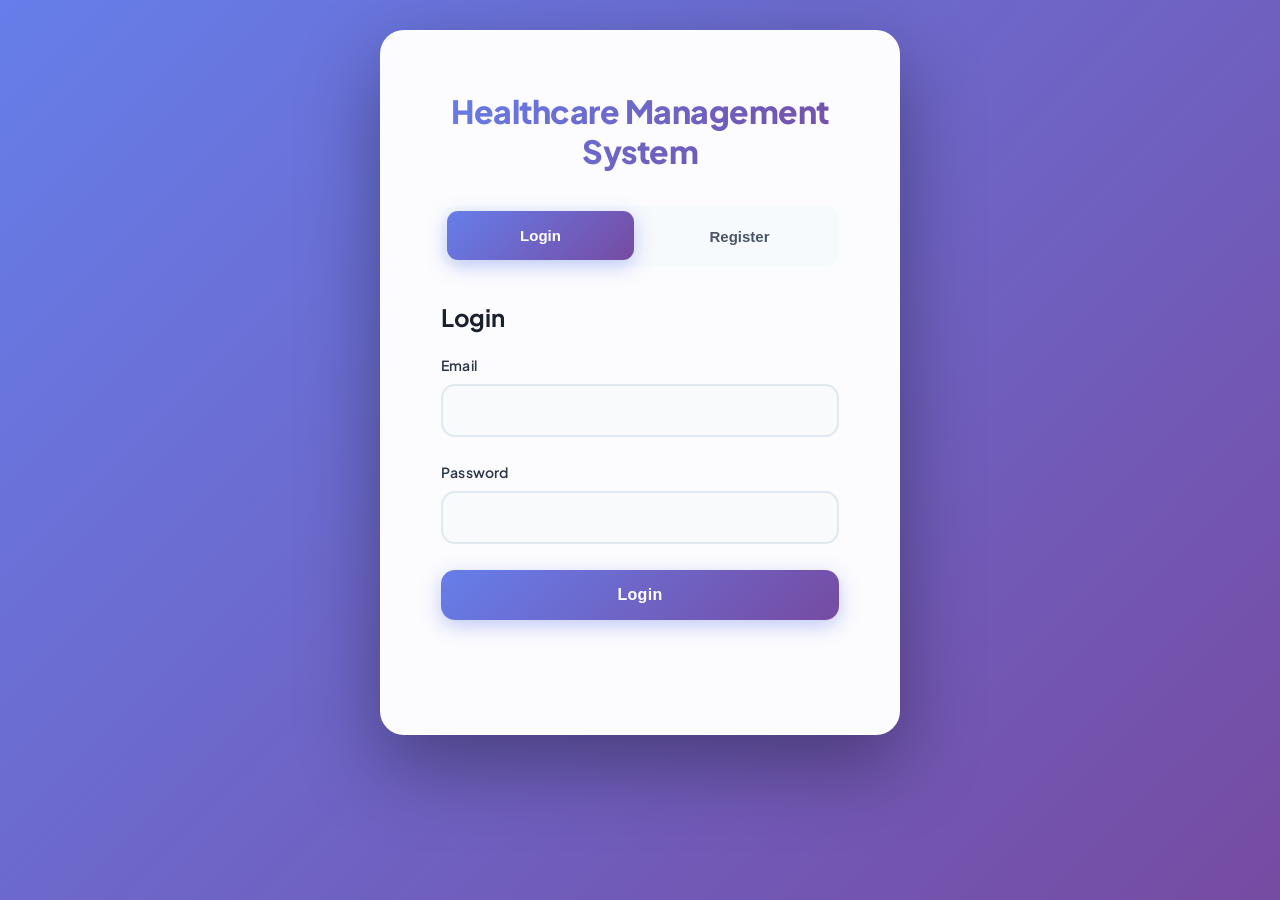
<file: frontend/index.html>
<!DOCTYPE html>
<html lang="en">
<head>
    <meta charset="UTF-8">
    <meta name="viewport" content="width=device-width, initial-scale=1.0">
    <title>Healthcare Management - Login</title>
    <link rel="stylesheet" href="css/styles.css">
</head>
<body>
    <div class="container">
        <div class="auth-box">
            <h1>Healthcare Management System</h1>

            <div class="tabs">
                <button class="tab-btn active" onclick="showLogin()">Login</button>
                <button class="tab-btn" onclick="showRegister()">Register</button>
            </div>

            <!-- Login Form -->
            <div id="loginForm" class="form-container">
                <h2>Login</h2>
                <form onsubmit="handleLogin(event)">
                    <div class="form-group">
                        <label>Email</label>
                        <input type="email" id="loginEmail" required>
                    </div>
                    <div class="form-group">
                        <label>Password</label>
                        <input type="password" id="loginPassword" required>
                    </div>
                    <button type="submit" class="btn">Login</button>
                </form>
                <div id="loginMessage" class="message"></div>
            </div>

            <!-- Register Form -->
            <div id="registerForm" class="form-container" style="display: none;">
                <h2>Register</h2>
                <form onsubmit="handleRegister(event)">
                    <div class="form-group">
                        <label>Full Name</label>
                        <input type="text" id="registerName" required>
                    </div>
                    <div class="form-group">
                        <label>Email</label>
                        <input type="email" id="registerEmail" required>
                    </div>
                    <div class="form-group">
                        <label>Password</label>
                        <input type="password" id="registerPassword" required>
                    </div>
                    <button type="submit" class="btn">Register</button>
                </form>
                <div id="registerMessage" class="message"></div>
            </div>
        </div>
    </div>

    <script src="js/auth.js"></script>
</body>
</html>
</file>
<file: frontend/css/styles.css>
@import url('https://fonts.googleapis.com/css2?family=Plus+Jakarta+Sans:wght@300;400;500;600;700;800&display=swap');

* {
    margin: 0;
    padding: 0;
    box-sizing: border-box;
}

body {
    font-family: 'Plus Jakarta Sans', sans-serif;
    background: linear-gradient(135deg, #667eea 0%, #764ba2 100%);
    min-height: 100vh;
    padding: 0;
    margin: 0;
}

.container {
    width: 100%;
    max-width: 100%;
    padding: 30px 40px;
    min-height: 100vh;
}

/* Auth Box - Only for login page */
.auth-box {
    background: rgba(255, 255, 255, 0.98);
    border-radius: 24px;
    padding: 60px;
    box-shadow: 0 30px 80px rgba(0, 0, 0, 0.35);
    max-width: 520px;
    margin: 0 auto;
    backdrop-filter: blur(20px);
    border: 1px solid rgba(255, 255, 255, 0.3);
}

h1 {
    text-align: center;
    background: linear-gradient(135deg, #667eea 0%, #764ba2 100%);
    -webkit-background-clip: text;
    -webkit-text-fill-color: transparent;
    background-clip: text;
    margin-bottom: 35px;
    font-size: 32px;
    font-weight: 800;
    letter-spacing: -0.5px;
}

h2 {
    color: #1a202c;
    margin-bottom: 24px;
    font-size: 24px;
    font-weight: 700;
    letter-spacing: -0.3px;
}

h3 {
    color: #2d3748;
    font-size: 18px;
    font-weight: 600;
    margin-bottom: 16px;
}

p {
    color: #4a5568;
    line-height: 1.6;
    font-size: 15px;
}

.tabs {
    display: flex;
    gap: 12px;
    margin-bottom: 35px;
    background: #f7fafc;
    padding: 6px;
    border-radius: 14px;
}

.tab-btn {
    flex: 1;
    padding: 16px;
    border: none;
    background: transparent;
    cursor: pointer;
    border-radius: 11px;
    font-size: 15px;
    font-weight: 600;
    color: #4a5568;
    transition: all 0.3s cubic-bezier(0.4, 0, 0.2, 1);
}

.tab-btn.active {
    background: linear-gradient(135deg, #667eea 0%, #764ba2 100%);
    color: white;
    box-shadow: 0 6px 20px rgba(102, 126, 234, 0.4);
    transform: translateY(-1px);
}

.form-group {
    margin-bottom: 26px;
}

.form-group label {
    display: block;
    margin-bottom: 10px;
    color: #2d3748;
    font-weight: 600;
    font-size: 14px;
    letter-spacing: 0.2px;
}

.form-group input,
.form-group select,
.form-group textarea {
    width: 100%;
    padding: 15px 18px;
    border: 2px solid #e2e8f0;
    border-radius: 14px;
    font-size: 15px;
    transition: all 0.3s;
    font-family: 'Plus Jakarta Sans', sans-serif;
    background: #f8fafc;
    color: #2d3748;
    font-weight: 500;
}

.form-group input:focus,
.form-group select:focus,
.form-group textarea:focus {
    outline: none;
    border-color: #667eea;
    background: white;
    box-shadow: 0 0 0 4px rgba(102, 126, 234, 0.12);
    transform: translateY(-1px);
}

.btn {
    width: 100%;
    padding: 16px;
    background: linear-gradient(135deg, #667eea 0%, #764ba2 100%);
    color: white;
    border: none;
    border-radius: 14px;
    font-size: 16px;
    font-weight: 700;
    cursor: pointer;
    transition: all 0.3s cubic-bezier(0.4, 0, 0.2, 1);
    box-shadow: 0 6px 20px rgba(102, 126, 234, 0.4);
    letter-spacing: 0.3px;
}

.btn:hover {
    transform: translateY(-3px);
    box-shadow: 0 10px 30px rgba(102, 126, 234, 0.5);
}

.btn:active {
    transform: translateY(-1px);
}

.btn-secondary {
    background: linear-gradient(135deg, #4299e1 0%, #3182ce 100%);
    box-shadow: 0 6px 20px rgba(66, 153, 225, 0.4);
}

.btn-secondary:hover {
    box-shadow: 0 10px 30px rgba(66, 153, 225, 0.5);
}

.btn-danger {
    background: linear-gradient(135deg, #fc8181 0%, #f56565 100%);
    box-shadow: 0 6px 20px rgba(245, 101, 101, 0.4);
}

.btn-danger:hover {
    box-shadow: 0 10px 30px rgba(245, 101, 101, 0.5);
}

.message {
    padding: 16px;
    margin-top: 22px;
    border-radius: 14px;
    text-align: center;
    font-weight: 600;
    font-size: 14px;
}

.message.success {
    background: #c6f6d5;
    color: #22543d;
    border: 2px solid #9ae6b4;
}

.message.error {
    background: #fed7d7;
    color: #742a2a;
    border: 2px solid #fc8181;
}

/* Navbar - Full Width */
.navbar {
    background: rgba(255, 255, 255, 0.98);
    padding: 24px 40px;
    box-shadow: 0 6px 30px rgba(0, 0, 0, 0.1);
    display: flex;
    justify-content: space-between;
    align-items: center;
    margin-bottom: 30px;
    border-radius: 20px;
    backdrop-filter: blur(20px);
    border: 1px solid rgba(255, 255, 255, 0.3);
}

.navbar h1 {
    margin: 0;
    font-size: 26px;
    font-weight: 800;
    text-align: left;
}

.nav-links {
    display: flex;
    gap: 12px;
    align-items: center;
    flex-wrap: wrap;
}

.nav-links a {
    color: #4a5568;
    text-decoration: none;
    padding: 12px 24px;
    border-radius: 12px;
    transition: all 0.3s;
    font-weight: 600;
    font-size: 14px;
    letter-spacing: 0.2px;
}

.nav-links a:hover {
    background: #f7fafc;
    color: #667eea;
    transform: translateY(-2px);
}

.nav-links a.active {
    background: linear-gradient(135deg, #667eea 0%, #764ba2 100%);
    color: white;
    box-shadow: 0 6px 20px rgba(102, 126, 234, 0.35);
}

.nav-links span {
    color: #4a5568;
    font-weight: 600;
    padding: 0 12px;
    font-size: 14px;
}

.logout-btn {
    background: linear-gradient(135deg, #fc8181 0%, #f56565 100%);
    color: white;
    border: none;
    padding: 12px 24px;
    border-radius: 12px;
    cursor: pointer;
    font-size: 14px;
    font-weight: 700;
    transition: all 0.3s;
    box-shadow: 0 6px 20px rgba(245, 101, 101, 0.35);
    letter-spacing: 0.2px;
}

.logout-btn:hover {
    transform: translateY(-2px);
    box-shadow: 0 10px 25px rgba(245, 101, 101, 0.45);
}

/* Dashboard Container - Full Width */
.dashboard-container {
    background: rgba(255, 255, 255, 0.98);
    border-radius: 20px;
    padding: 40px;
    box-shadow: 0 6px 30px rgba(0, 0, 0, 0.1);
    backdrop-filter: blur(20px);
    border: 1px solid rgba(255, 255, 255, 0.3);
    min-height: calc(100vh - 200px);
}

.action-bar {
    display: flex;
    justify-content: space-between;
    align-items: center;
    margin-bottom: 35px;
    flex-wrap: wrap;
    gap: 20px;
}

.action-bar h2 {
    margin: 0;
}

.btn-small {
    padding: 14px 28px;
    width: auto;
    font-size: 14px;
}

/* Tables - Better Spacing */
table {
    width: 100%;
    border-collapse: separate;
    border-spacing: 0;
    margin-top: 24px;
}

table th,
table td {
    padding: 18px 20px;
    text-align: left;
}

table th {
    background: linear-gradient(135deg, #667eea 0%, #764ba2 100%);
    color: white;
    font-weight: 700;
    font-size: 13px;
    text-transform: uppercase;
    letter-spacing: 1px;
}

table th:first-child {
    border-top-left-radius: 14px;
}

table th:last-child {
    border-top-right-radius: 14px;
}

table tr {
    background: white;
    transition: all 0.3s;
}

table tbody tr:hover {
    background: #f7fafc;
    transform: translateX(4px);
    box-shadow: 0 4px 15px rgba(0, 0, 0, 0.06);
}

table td {
    border-bottom: 1px solid #e2e8f0;
    color: #4a5568;
    font-size: 14px;
    font-weight: 500;
}

table tbody tr:last-child td {
    border-bottom: none;
}

table tbody tr:last-child td:first-child {
    border-bottom-left-radius: 14px;
}

table tbody tr:last-child td:last-child {
    border-bottom-right-radius: 14px;
}

.action-buttons {
    display: flex;
    gap: 10px;
    flex-wrap: wrap;
}

.btn-icon {
    padding: 10px 18px;
    width: auto;
    font-size: 13px;
    font-weight: 600;
}

/* Modal */
.modal {
    display: none;
    position: fixed;
    top: 0;
    left: 0;
    width: 100%;
    height: 100%;
    background: rgba(0, 0, 0, 0.7);
    backdrop-filter: blur(8px);
    justify-content: center;
    align-items: center;
    z-index: 1000;
    animation: fadeIn 0.3s ease;
}

@keyframes fadeIn {
    from { opacity: 0; }
    to { opacity: 1; }
}

.modal.active {
    display: flex;
}

.modal-content {
    background: white;
    padding: 40px;
    border-radius: 24px;
    max-width: 600px;
    width: 90%;
    max-height: 90vh;
    overflow-y: auto;
    box-shadow: 0 30px 80px rgba(0, 0, 0, 0.4);
    animation: slideUp 0.3s ease;
}

@keyframes slideUp {
    from {
        transform: translateY(60px);
        opacity: 0;
    }
    to {
        transform: translateY(0);
        opacity: 1;
    }
}

.modal-header {
    display: flex;
    justify-content: space-between;
    align-items: center;
    margin-bottom: 30px;
}

.modal-header h2 {
    margin: 0;
}

.close-btn {
    background: #f7fafc;
    border: none;
    width: 44px;
    height: 44px;
    border-radius: 12px;
    font-size: 24px;
    cursor: pointer;
    color: #4a5568;
    display: flex;
    align-items: center;
    justify-content: center;
    transition: all 0.3s;
    font-weight: 600;
}

.close-btn:hover {
    background: #e2e8f0;
    color: #2d3748;
    transform: rotate(90deg);
}

.loading {
    text-align: center;
    padding: 60px;
    color: #667eea;
    font-weight: 600;
    font-size: 18px;
}

.empty-state {
    text-align: center;
    padding: 80px 20px;
    color: #a0aec0;
    font-size: 18px;
    font-weight: 500;
}

/* Scrollbar */
::-webkit-scrollbar {
    width: 12px;
    height: 12px;
}

::-webkit-scrollbar-track {
    background: #f7fafc;
    border-radius: 10px;
}

::-webkit-scrollbar-thumb {
    background: linear-gradient(135deg, #667eea 0%, #764ba2 100%);
    border-radius: 10px;
}

::-webkit-scrollbar-thumb:hover {
    background: linear-gradient(135deg, #5568d3 0%, #653a8b 100%);
}

/* Dashboard Quick Links */
.quick-links {
    display: grid;
    grid-template-columns: repeat(auto-fit, minmax(250px, 1fr));
    gap: 24px;
    margin-top: 40px;
}

.quick-link-card {
    background: linear-gradient(135deg, #667eea 0%, #764ba2 100%);
    padding: 40px 30px;
    border-radius: 20px;
    text-align: center;
    color: white;
    transition: all 0.3s;
    box-shadow: 0 8px 25px rgba(102, 126, 234, 0.3);
    text-decoration: none;
    display: block;
}

.quick-link-card:hover {
    transform: translateY(-8px);
    box-shadow: 0 15px 40px rgba(102, 126, 234, 0.4);
}

.quick-link-card h3 {
    color: white;
    font-size: 22px;
    font-weight: 700;
    margin-bottom: 12px;
}

.quick-link-card p {
    color: rgba(255, 255, 255, 0.9);
    font-size: 15px;
}

/* Responsive */
@media (max-width: 768px) {
    .container {
        padding: 20px;
    }

    .navbar {
        flex-direction: column;
        gap: 20px;
        padding: 20px;
    }

    .nav-links {
        justify-content: center;
        width: 100%;
    }

    .action-bar {
        flex-direction: column;
        align-items: flex-start;
    }

    .auth-box {
        padding: 40px 30px;
    }

    .dashboard-container {
        padding: 24px;
    }

    table {
        font-size: 12px;
    }

    table th,
    table td {
        padding: 12px;
    }
}
</file>
